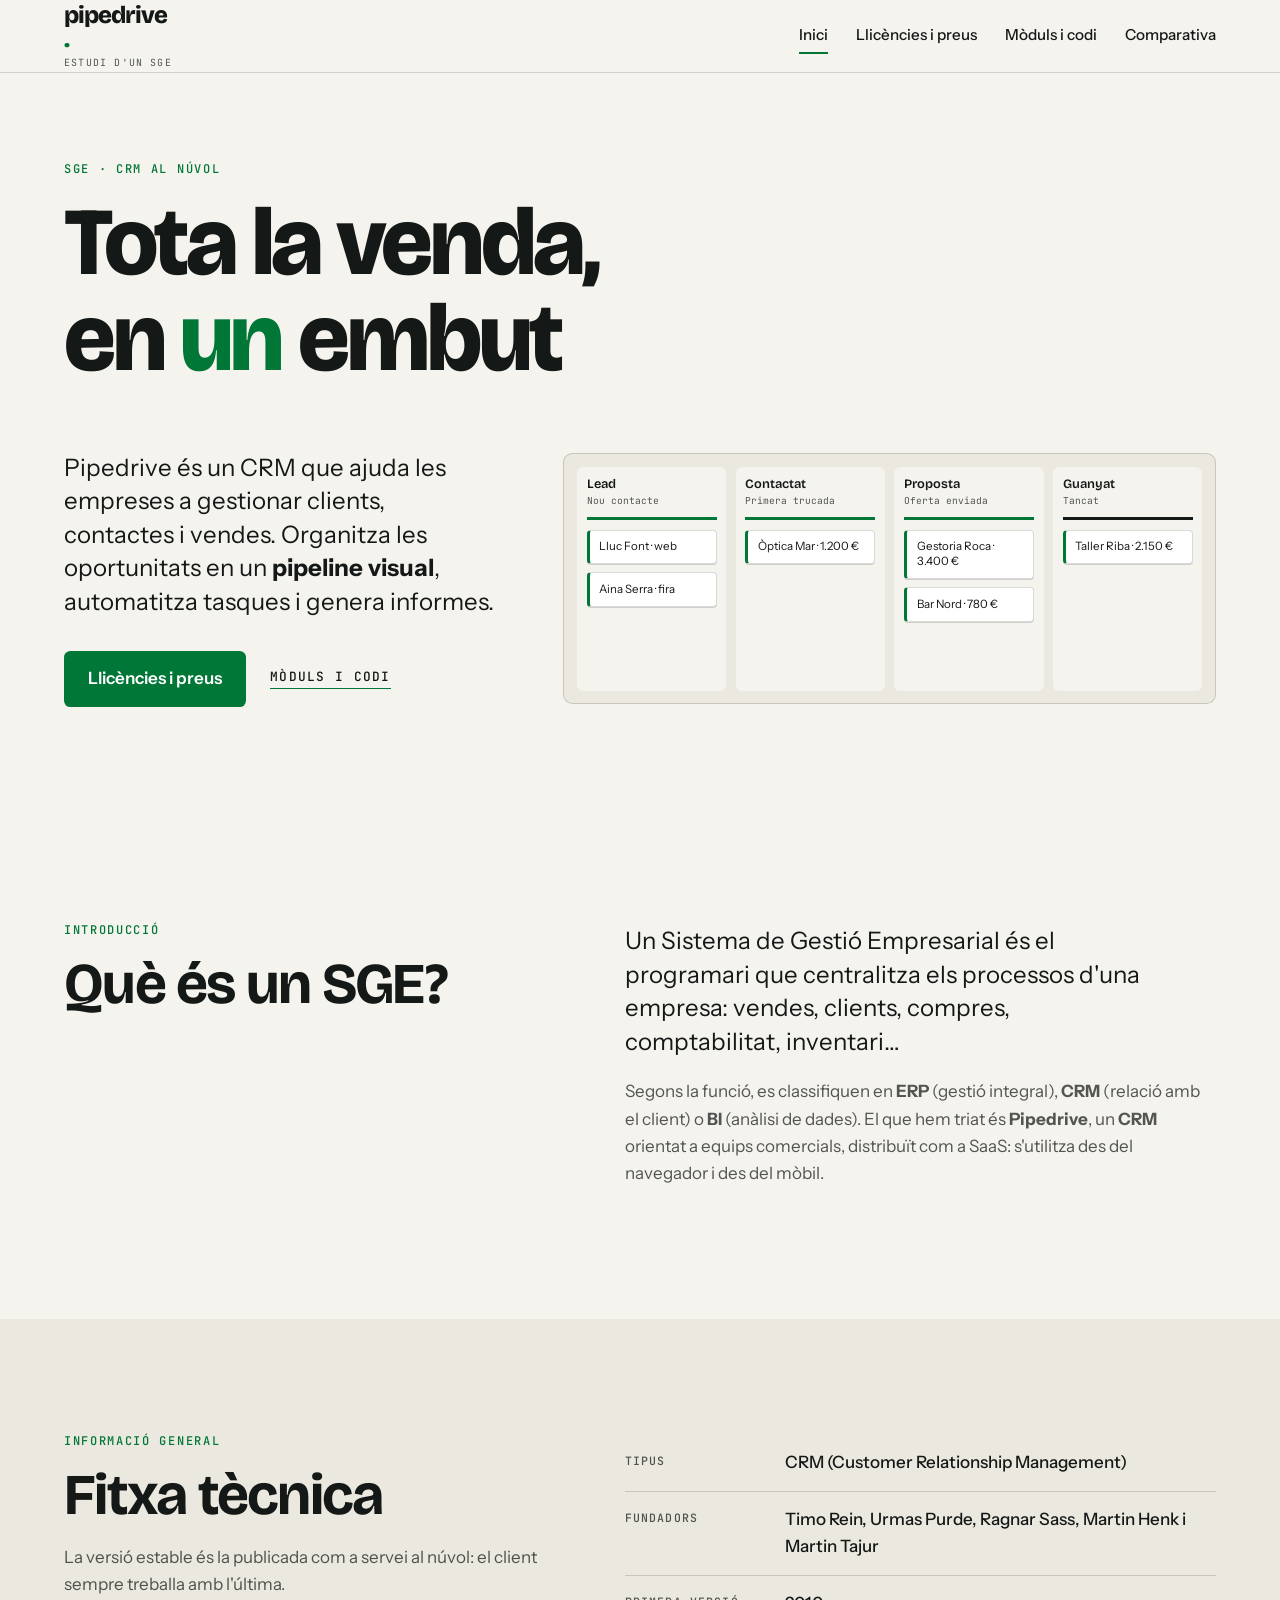
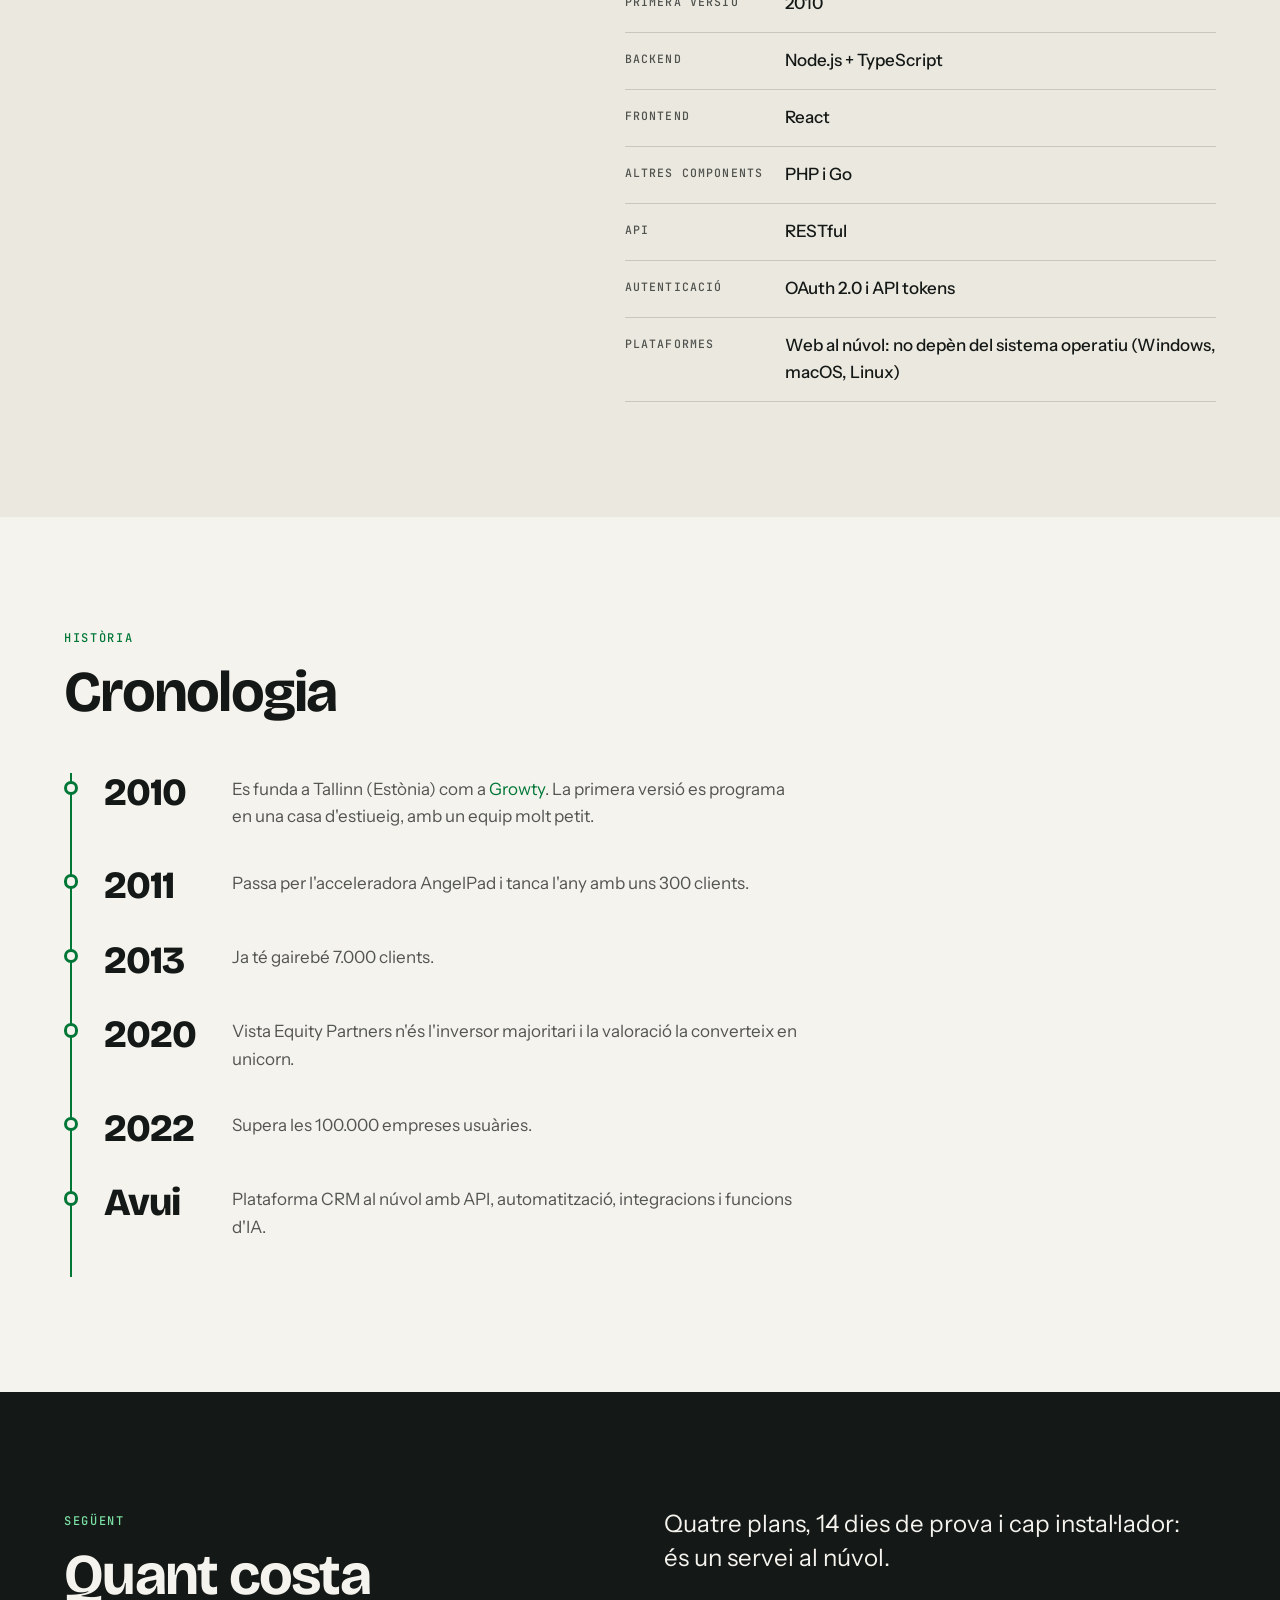
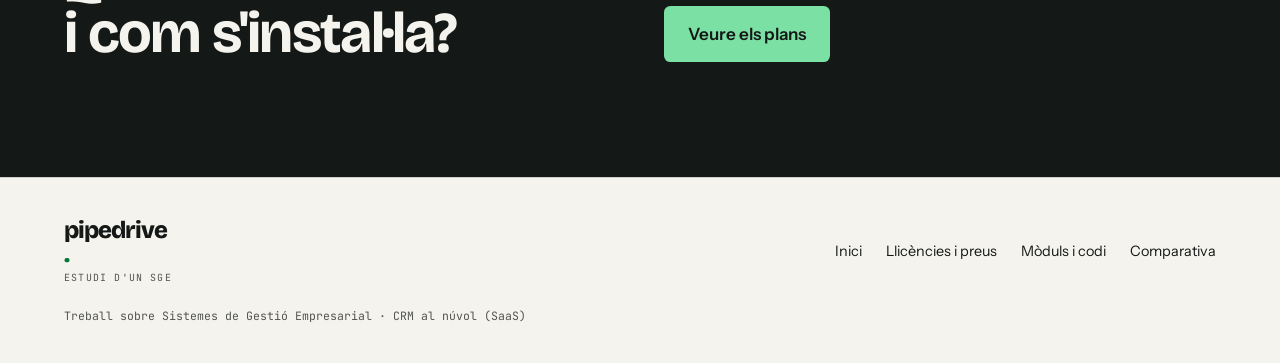
<file: index.html>
<!doctype html>
<html lang="ca">
<head>
<meta charset="utf-8" />
<meta name="viewport" content="width=device-width, initial-scale=1" />
<title>Pipedrive · Estudi d'un SGE de tipus CRM</title>
<meta name="description" content="Treball sobre Pipedrive: què és, història, arquitectura, plataformes i fitxa tècnica d'aquest CRM al núvol." />
<meta name="theme-color" content="#f5f3ee" />
<meta property="og:title" content="Pipedrive · Estudi d'un SGE de tipus CRM" />
<meta property="og:description" content="Treball sobre Pipedrive: què és, història, arquitectura, plataformes i fitxa tècnica d'aquest CRM al núvol." />
<meta property="og:type" content="website" />
<link rel="icon" href="data:image/svg+xml,%3Csvg xmlns='http://www.w3.org/2000/svg' viewBox='0 0 32 32'%3E%3Crect width='32' height='32' rx='7' fill='%23017737'/%3E%3Ctext x='16' y='24' font-family='Arial,sans-serif' font-weight='700' font-size='22' fill='%23fff' text-anchor='middle'%3EP%3C/text%3E%3C/svg%3E" />
<link rel="preconnect" href="https://fonts.googleapis.com" />
<link rel="preconnect" href="https://fonts.gstatic.com" crossorigin />
<link href="https://fonts.googleapis.com/css2?family=Bricolage+Grotesque:opsz,wght@12..96,500;12..96,700;12..96,800&family=Instrument+Sans:wght@400;500;600&family=JetBrains+Mono:wght@400;500&display=swap" rel="stylesheet" />
<link rel="stylesheet" href="css/pipedrive.css" >
</head>
<body>
<a class="salt-enllac" href="#principal">Saltar al contingut</a>
<header class="capcalera">
  <div class="contenidor capcalera__fila">
    <a class="marca" href="./index.html">pipedrive<span>.</span><small>Estudi d'un SGE</small></a>
    <input class="menu-casella" type="checkbox" id="menu" aria-label="Obrir menú" />
    <label class="menu-boto" for="menu"><i></i><i></i><i></i></label>
    <nav class="nav" aria-label="Principal"><a href="./" aria-current="page">Inici</a><a href="./preus/index.html">Llicències i preus</a><a href="./moduls/index.html">Mòduls i codi</a><a href="./comparativa/index.html">Comparativa</a></nav>
  </div>
</header>
<main id="principal">
<section class="portada"><div class="contenidor">
<p class="rotol entra" style="--i:0">SGE · CRM al núvol</p>
<h1 class="portada__titol entra" style="--i:1">Tota la venda,<br />en <em>un</em> embut</h1>
<div class="portada__cos">
<div class="entra" style="--i:2">
<p class="entradeta">Pipedrive és un CRM que ajuda les empreses a gestionar clients, contactes i vendes. Organitza les oportunitats en un <strong>pipeline visual</strong>, automatitza tasques i genera informes.</p>
<div class="portada__peu"><a class="boto" href="./preus/index.html">Llicències i preus</a><a class="enllac" href="./moduls/index.html">Mòduls i codi</a></div></div>
<div class="pipeline entra" style="--i:3" role="img" aria-label="Exemple de pipeline de vendes amb quatre etapes: lead, contactat, proposta i guanyat"><div class="etapa"><h3>Lead<small>Nou contacte</small></h3><div class="fitxa">Lluc Font · web</div><div class="fitxa">Aina Serra · fira</div></div><div class="etapa"><h3>Contactat<small>Primera trucada</small></h3><div class="fitxa">Òptica Mar · 1.200 €</div></div><div class="etapa"><h3>Proposta<small>Oferta enviada</small></h3><div class="fitxa">Gestoria Roca · 3.400 €</div><div class="fitxa">Bar Nord · 780 €</div></div><div class="etapa"><h3>Guanyat<small>Tancat</small></h3><div class="fitxa">Taller Riba · 2.150 €</div></div></div>
</div></div></section>
<section class="seccio"><div class="contenidor dues-columnes revela">
<div><p class="rotol">Introducció</p><h2>Què és un SGE?</h2></div>
<div><p class="entradeta">Un Sistema de Gestió Empresarial és el programari que centralitza els processos d'una empresa: vendes, clients, compres, comptabilitat, inventari…</p>
<p style="margin-top:1.25rem;color:var(--tinta-70)">Segons la funció, es classifiquen en <b>ERP</b> (gestió integral), <b>CRM</b> (relació amb el client) o <b>BI</b> (anàlisi de dades). El que hem triat és <b>Pipedrive</b>, un <b>CRM</b> orientat a equips comercials, distribuït com a SaaS: s'utilitza des del navegador i des del mòbil.</p></div>
</div></section>
<section class="seccio seccio--paper"><div class="contenidor dues-columnes revela">
<div><p class="rotol">Informació general</p><h2>Fitxa tècnica</h2><p style="margin-top:1.25rem;color:var(--tinta-70)">La versió estable és la publicada com a servei al núvol: el client sempre treballa amb l'última.</p></div>
<dl class="fitxa-tecnica"><div><dt>Tipus</dt><dd>CRM (Customer Relationship Management)</dd></div><div><dt>Fundadors</dt><dd>Timo Rein, Urmas Purde, Ragnar Sass, Martin Henk i Martin Tajur</dd></div><div><dt>Primera versió</dt><dd>2010</dd></div><div><dt>Backend</dt><dd>Node.js + TypeScript</dd></div><div><dt>Frontend</dt><dd>React</dd></div><div><dt>Altres components</dt><dd>PHP i Go</dd></div><div><dt>API</dt><dd>RESTful</dd></div><div><dt>Autenticació</dt><dd>OAuth 2.0 i API tokens</dd></div><div><dt>Plataformes</dt><dd>Web al núvol: no depèn del sistema operatiu (Windows, macOS, Linux)</dd></div></dl></div></section>
<section class="seccio"><div class="contenidor"><div class="encap revela"><div><p class="rotol">Història</p><h2>Cronologia</h2></div></div>
<ol class="cronologia revela"><li><b>2010</b><p>Es funda a Tallinn (Estònia) com a <em>Growty</em>. La primera versió es programa en una casa d'estiueig, amb un equip molt petit.</p></li><li><b>2011</b><p>Passa per l'acceleradora AngelPad i tanca l'any amb uns 300 clients.</p></li><li><b>2013</b><p>Ja té gairebé 7.000 clients.</p></li><li><b>2020</b><p>Vista Equity Partners n'és l'inversor majoritari i la valoració la converteix en unicorn.</p></li><li><b>2022</b><p>Supera les 100.000 empreses usuàries.</p></li><li><b>Avui</b><p>Plataforma CRM al núvol amb API, automatització, integracions i funcions d'IA.</p></li></ol></div></section>
<section class="seccio seccio--tinta"><div class="contenidor tancament revela"><div><p class="rotol">Següent</p><h2>Quant costa<br />i com s'instal·la?</h2></div>
<div><p class="entradeta" style="margin-bottom:2rem">Quatre plans, 14 dies de prova i cap instal·lador: és un servei al núvol.</p><a class="boto" href="./preus/index.html">Veure els plans</a></div></div></section>
</main>
<footer class="peu">
  <div class="contenidor peu__fila">
    <p class="marca" style="margin:0">pipedrive<span>.</span><small>Estudi d'un SGE</small></p>
    <ul><li><a href="./index.html">Inici</a></li><li><a href="./preus/index.html">Llicències i preus</a></li><li><a href="./moduls/index.html">Mòduls i codi</a></li><li><a href="./comparativa/index.html">Comparativa</a></li></ul>
    <p class="peu__legal">Treball sobre Sistemes de Gestió Empresarial · CRM al núvol (SaaS)</p>
  </div>
</footer>
</body>
</html>
</file>
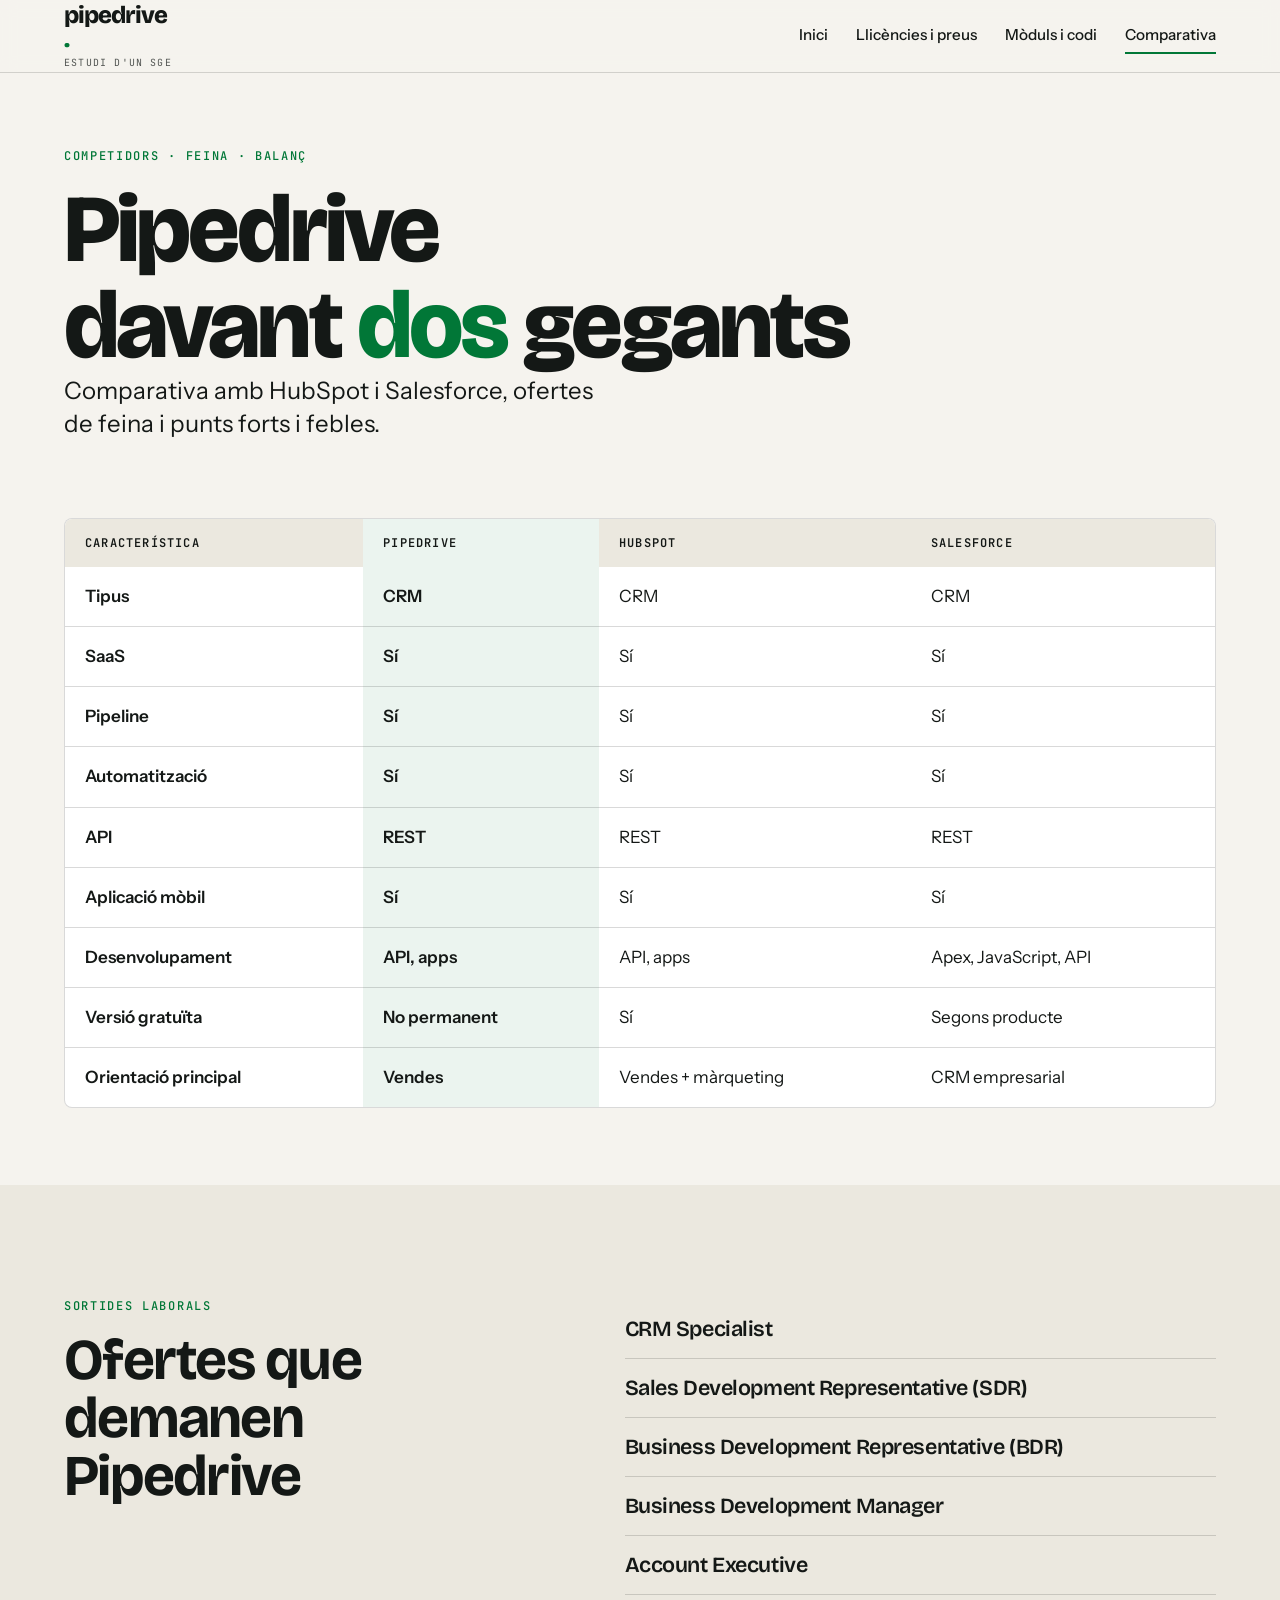
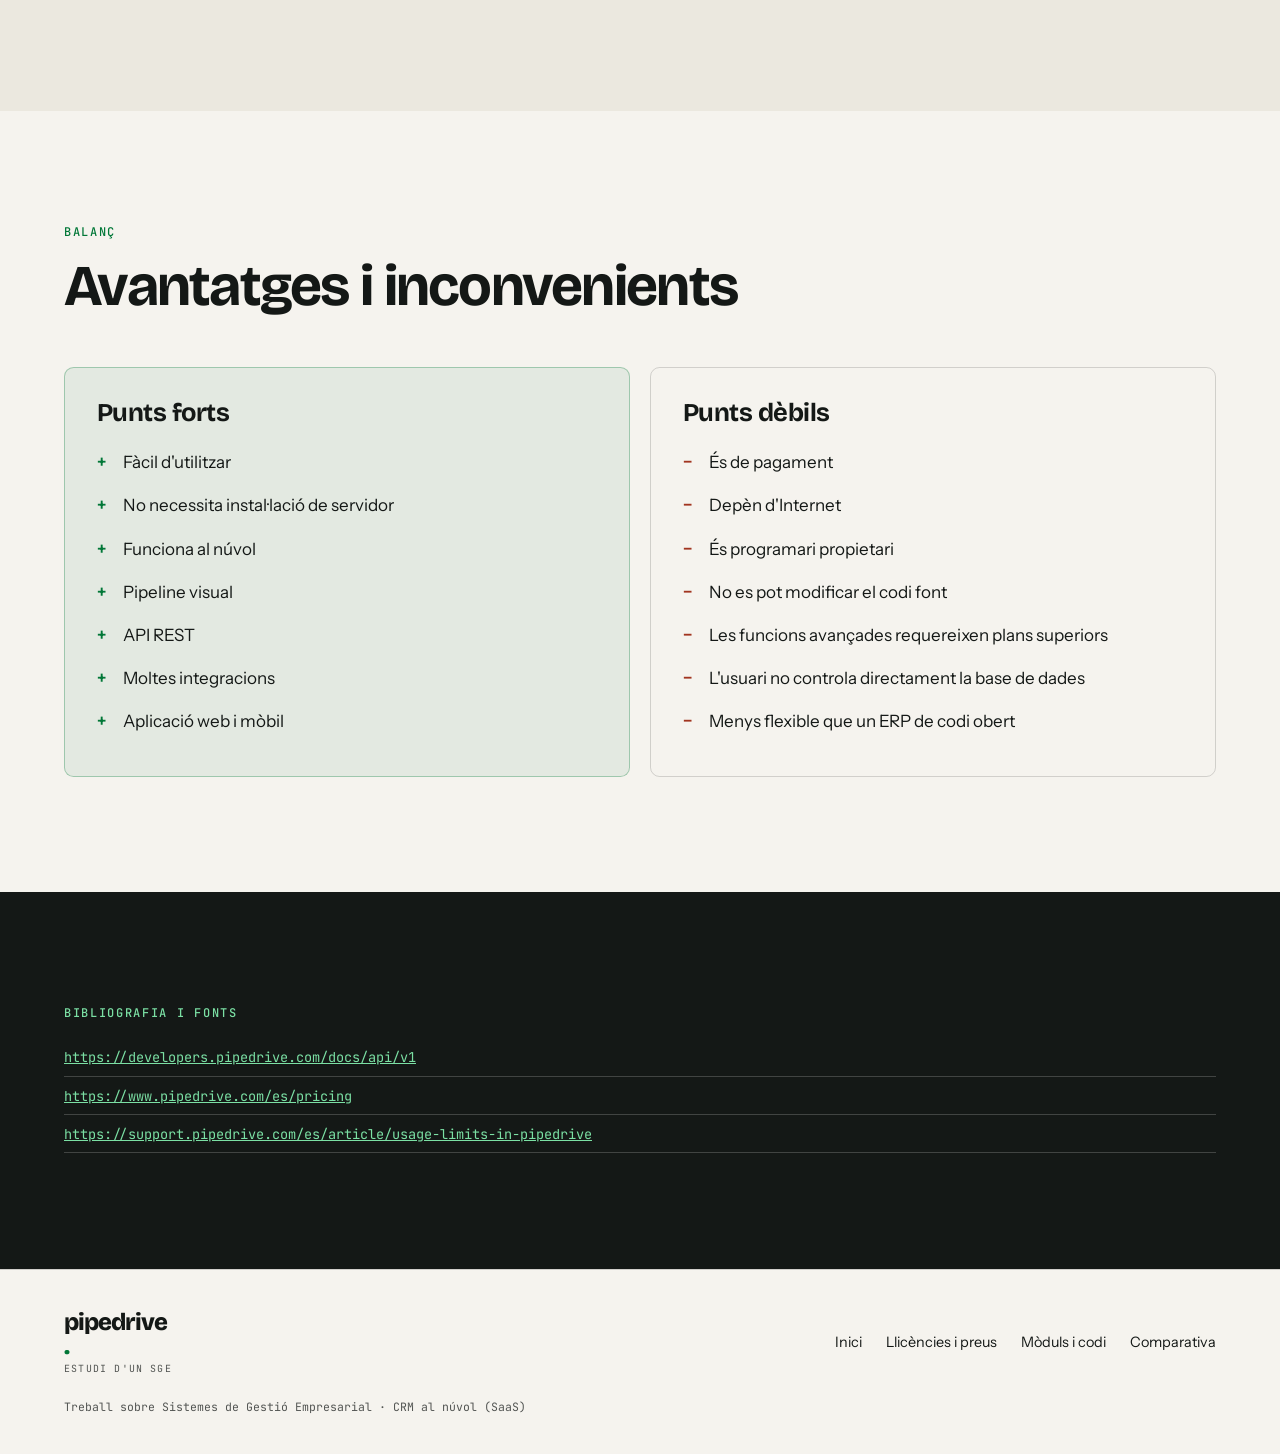
<file: comparativa/index.html>
<!doctype html>
<html lang="ca">
<head>
<meta charset="utf-8" />
<meta name="viewport" content="width=device-width, initial-scale=1" />
<title>Comparativa i conclusions · Pipedrive</title>
<meta name="description" content="Pipedrive comparat amb HubSpot i Salesforce, ofertes de feina, avantatges, inconvenients i bibliografia." />
<meta name="theme-color" content="#f5f3ee" />
<meta property="og:title" content="Comparativa i conclusions · Pipedrive" />
<meta property="og:description" content="Pipedrive comparat amb HubSpot i Salesforce, ofertes de feina, avantatges, inconvenients i bibliografia." />
<meta property="og:type" content="website" />
<link rel="icon" href="data:image/svg+xml,%3Csvg xmlns='http://www.w3.org/2000/svg' viewBox='0 0 32 32'%3E%3Crect width='32' height='32' rx='7' fill='%23017737'/%3E%3Ctext x='16' y='24' font-family='Arial,sans-serif' font-weight='700' font-size='22' fill='%23fff' text-anchor='middle'%3EP%3C/text%3E%3C/svg%3E" />
<link rel="preconnect" href="https://fonts.googleapis.com" />
<link rel="preconnect" href="https://fonts.gstatic.com" crossorigin />
<link href="https://fonts.googleapis.com/css2?family=Bricolage+Grotesque:opsz,wght@12..96,500;12..96,700;12..96,800&family=Instrument+Sans:wght@400;500;600&family=JetBrains+Mono:wght@400;500&display=swap" rel="stylesheet" />
<link rel="stylesheet" href="../css/pipedrive.css" />
</head>
<body>
<a class="salt-enllac" href="#principal">Saltar al contingut</a>
<header class="capcalera">
  <div class="contenidor capcalera__fila">
    <a class="marca" href="../index.html">pipedrive<span>.</span><small>Estudi d'un SGE</small></a>
    <input class="menu-casella" type="checkbox" id="menu" aria-label="Obrir menú" />
    <label class="menu-boto" for="menu"><i></i><i></i><i></i></label>
    <nav class="nav" aria-label="Principal"><a href="../index.html">Inici</a><a href="../preus/index.html">Llicències i preus</a><a href="../moduls/index.html">Mòduls i codi</a><a href="./index.html" aria-current="page">Comparativa</a></nav>
  </div>
</header>
<main id="principal">
<section class="seccio seccio--cenyida"><div class="contenidor">
<p class="rotol entra" style="--i:0">Competidors · Feina · Balanç</p><h1 class="entra" style="--i:1">Pipedrive<br />davant <em>dos</em> gegants</h1>
<p class="entradeta entra" style="--i:2">Comparativa amb HubSpot i Salesforce, ofertes de feina i punts forts i febles.</p></div></section>
<section class="seccio seccio--cenyida" style="padding-top:0"><div class="contenidor revela"><div class="taula-marc"><table class="taula taula--comp"><thead><tr><th scope="col">Característica</th><th scope="col">Pipedrive</th><th scope="col">HubSpot</th><th scope="col">Salesforce</th></tr></thead><tbody><tr><th scope="row">Tipus</th><td>CRM</td><td>CRM</td><td>CRM</td></tr><tr><th scope="row">SaaS</th><td>Sí</td><td>Sí</td><td>Sí</td></tr><tr><th scope="row">Pipeline</th><td>Sí</td><td>Sí</td><td>Sí</td></tr><tr><th scope="row">Automatització</th><td>Sí</td><td>Sí</td><td>Sí</td></tr><tr><th scope="row">API</th><td>REST</td><td>REST</td><td>REST</td></tr><tr><th scope="row">Aplicació mòbil</th><td>Sí</td><td>Sí</td><td>Sí</td></tr><tr><th scope="row">Desenvolupament</th><td>API, apps</td><td>API, apps</td><td>Apex, JavaScript, API</td></tr><tr><th scope="row">Versió gratuïta</th><td>No permanent</td><td>Sí</td><td>Segons producte</td></tr><tr><th scope="row">Orientació principal</th><td>Vendes</td><td>Vendes + màrqueting</td><td>CRM empresarial</td></tr></tbody></table></div></div></section>
<section class="seccio seccio--paper"><div class="contenidor dues-columnes revela"><div><p class="rotol">Sortides laborals</p><h2>Ofertes que<br />demanen Pipedrive</h2></div><ul class="llista-linies"><li>CRM Specialist</li><li>Sales Development Representative (SDR)</li><li>Business Development Representative (BDR)</li><li>Business Development Manager</li><li>Account Executive</li></ul></div></section>
<section class="seccio"><div class="contenidor"><div class="encap revela"><div><p class="rotol">Balanç</p><h2>Avantatges i inconvenients</h2></div></div>
<div class="pros-contres revela"><div class="pc pc--pro"><h3>Punts forts</h3><ul><li>Fàcil d'utilitzar</li><li>No necessita instal·lació de servidor</li><li>Funciona al núvol</li><li>Pipeline visual</li><li>API REST</li><li>Moltes integracions</li><li>Aplicació web i mòbil</li></ul></div><div class="pc pc--con"><h3>Punts dèbils</h3><ul><li>És de pagament</li><li>Depèn d'Internet</li><li>És programari propietari</li><li>No es pot modificar el codi font</li><li>Les funcions avançades requereixen plans superiors</li><li>L'usuari no controla directament la base de dades</li><li>Menys flexible que un ERP de codi obert</li></ul></div></div></div></section>
<section class="seccio seccio--tinta"><div class="contenidor revela"><p class="rotol">Bibliografia i fonts</p><ul class="fonts"><li><a href="https://developers.pipedrive.com/docs/api/v1" rel="noopener">https://developers.pipedrive.com/docs/api/v1</a></li><li><a href="https://www.pipedrive.com/es/pricing" rel="noopener">https://www.pipedrive.com/es/pricing</a></li><li><a href="https://support.pipedrive.com/es/article/usage-limits-in-pipedrive" rel="noopener">https://support.pipedrive.com/es/article/usage-limits-in-pipedrive</a></li></ul></div></section>
</main>
<footer class="peu">
  <div class="contenidor peu__fila">
    <p class="marca" style="margin:0">pipedrive<span>.</span><small>Estudi d'un SGE</small></p>
    <ul><li><a href="../index.html">Inici</a></li><li><a href="../preus/index.html">Llicències i preus</a></li><li><a href="../moduls/index.html">Mòduls i codi</a></li><li><a href="./index.html">Comparativa</a></li></ul>
    <p class="peu__legal">Treball sobre Sistemes de Gestió Empresarial · CRM al núvol (SaaS)</p>
  </div>
</footer>
</body>
</html>
</file>
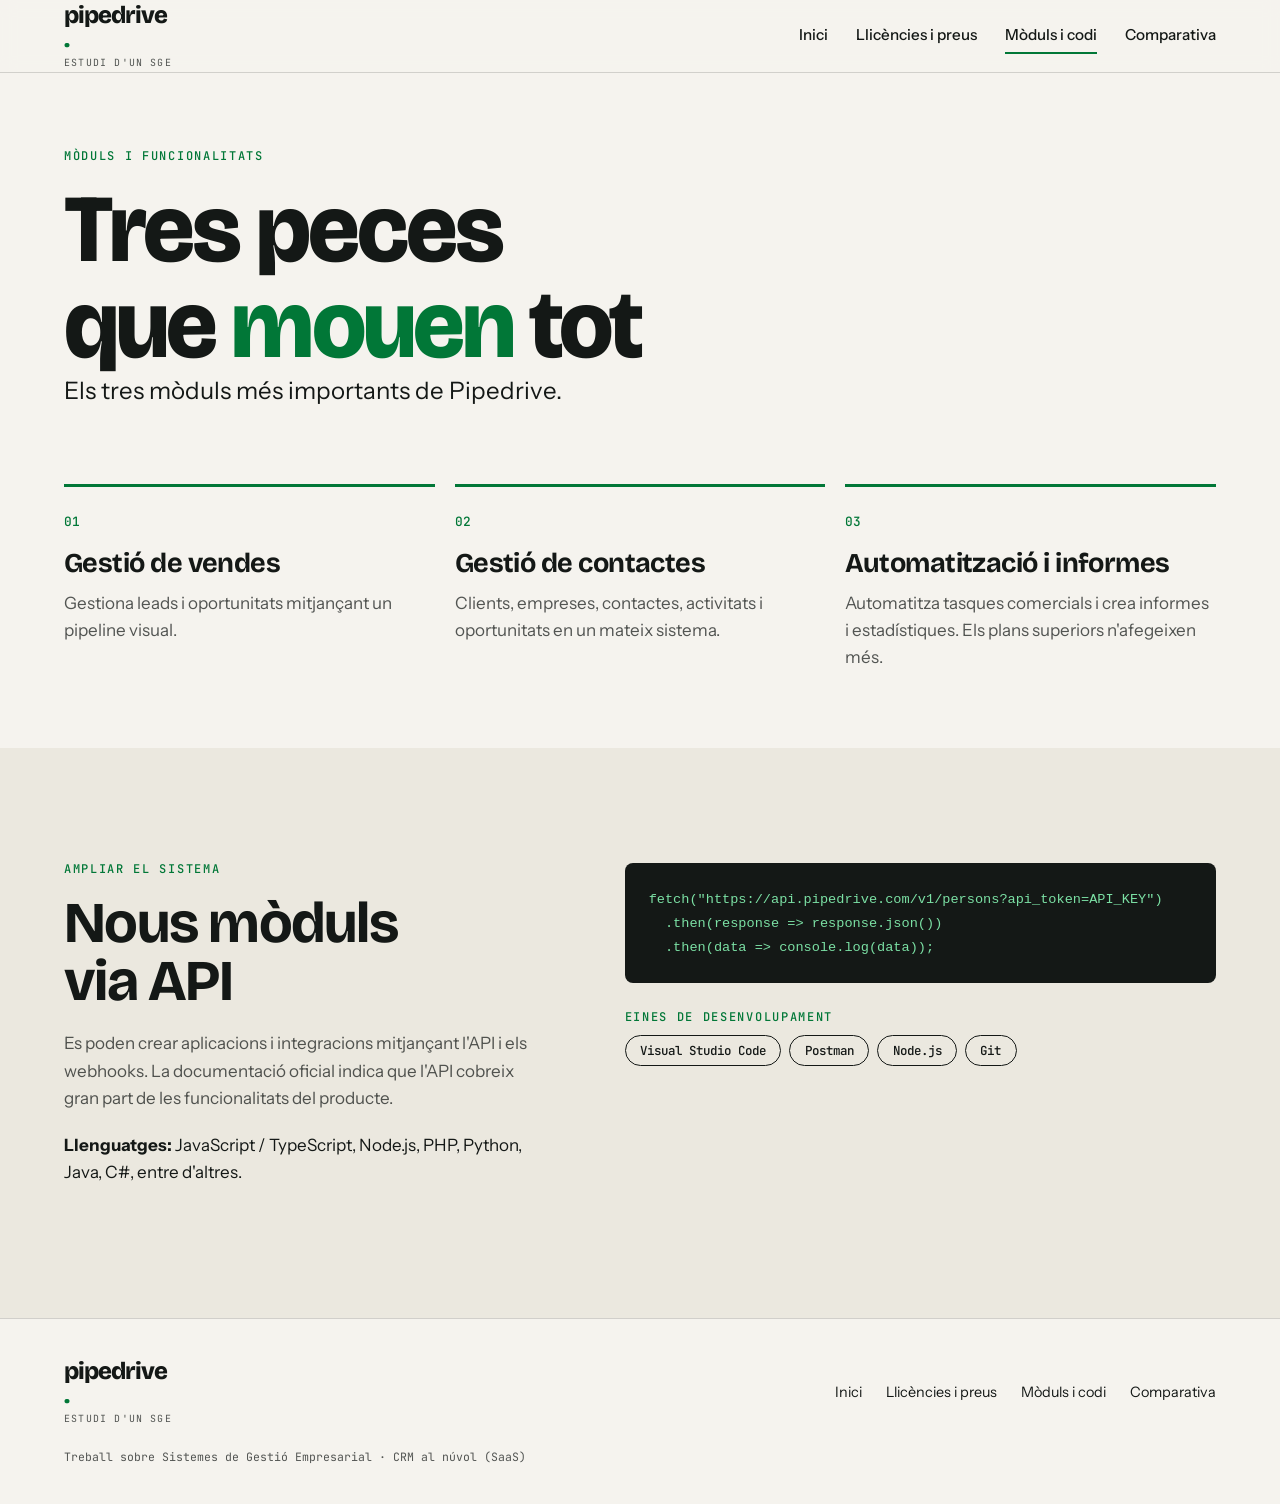
<file: moduls/index.html>
<!doctype html>
<html lang="ca">
<head>
<meta charset="utf-8" />
<meta name="viewport" content="width=device-width, initial-scale=1" />
<title>Mòduls i codi · Pipedrive</title>
<meta name="description" content="Els tres mòduls principals de Pipedrive, com crear-ne de nous amb l'API i un exemple de codi." />
<meta name="theme-color" content="#f5f3ee" />
<meta property="og:title" content="Mòduls i codi · Pipedrive" />
<meta property="og:description" content="Els tres mòduls principals de Pipedrive, com crear-ne de nous amb l'API i un exemple de codi." />
<meta property="og:type" content="website" />
<link rel="icon" href="data:image/svg+xml,%3Csvg xmlns='http://www.w3.org/2000/svg' viewBox='0 0 32 32'%3E%3Crect width='32' height='32' rx='7' fill='%23017737'/%3E%3Ctext x='16' y='24' font-family='Arial,sans-serif' font-weight='700' font-size='22' fill='%23fff' text-anchor='middle'%3EP%3C/text%3E%3C/svg%3E" />
<link rel="preconnect" href="https://fonts.googleapis.com" />
<link rel="preconnect" href="https://fonts.gstatic.com" crossorigin />
<link href="https://fonts.googleapis.com/css2?family=Bricolage+Grotesque:opsz,wght@12..96,500;12..96,700;12..96,800&family=Instrument+Sans:wght@400;500;600&family=JetBrains+Mono:wght@400;500&display=swap" rel="stylesheet" />
<link rel="stylesheet" href="../css/pipedrive.css" />
</head>
<body>
<a class="salt-enllac" href="#principal">Saltar al contingut</a>
<header class="capcalera">
  <div class="contenidor capcalera__fila">
    <a class="marca" href="../index.html">pipedrive<span>.</span><small>Estudi d'un SGE</small></a>
    <input class="menu-casella" type="checkbox" id="menu" aria-label="Obrir menú" />
    <label class="menu-boto" for="menu"><i></i><i></i><i></i></label>
    <nav class="nav" aria-label="Principal"><a href="../index.html">Inici</a><a href="../preus/index.html">Llicències i preus</a><a href="./index.html" aria-current="page">Mòduls i codi</a><a href="../comparativa/index.html">Comparativa</a></nav>
  </div>
</header>
<main id="principal">
<section class="seccio seccio--cenyida"><div class="contenidor">
<p class="rotol entra" style="--i:0">Mòduls i funcionalitats</p><h1 class="entra" style="--i:1">Tres peces<br />que <em>mouen</em> tot</h1>
<p class="entradeta entra" style="--i:2">Els tres mòduls més importants de Pipedrive.</p></div></section>
<section class="seccio seccio--cenyida" style="padding-top:0"><div class="contenidor"><div class="moduls revela"><article class="modul"><span class="modul__num">01</span><h3>Gestió de vendes</h3><p>Gestiona leads i oportunitats mitjançant un pipeline visual.</p></article><article class="modul"><span class="modul__num">02</span><h3>Gestió de contactes</h3><p>Clients, empreses, contactes, activitats i oportunitats en un mateix sistema.</p></article><article class="modul"><span class="modul__num">03</span><h3>Automatització i informes</h3><p>Automatitza tasques comercials i crea informes i estadístiques. Els plans superiors n'afegeixen més.</p></article></div></div></section>
<section class="seccio seccio--paper"><div class="contenidor dues-columnes revela"><div><p class="rotol">Ampliar el sistema</p><h2>Nous mòduls<br />via API</h2>
<p style="margin-top:1.25rem;color:var(--tinta-70)">Es poden crear aplicacions i integracions mitjançant l'API i els webhooks. La documentació oficial indica que l'API cobreix gran part de les funcionalitats del producte.</p>
<p style="margin-top:1.25rem"><b>Llenguatges:</b> JavaScript / TypeScript, Node.js, PHP, Python, Java, C#, entre d'altres.</p></div>
<div><pre class="codi"><code>fetch("https://api.pipedrive.com/v1/persons?api_token=API_KEY")
  .then(response =&gt; response.json())
  .then(data =&gt; console.log(data));</code></pre><p class="rotol" style="margin:1.75rem 0 .75rem">Eines de desenvolupament</p>
<ul class="etiquetes"><li>Visual Studio Code</li><li>Postman</li><li>Node.js</li><li>Git</li></ul></div></div></section>
</main>
<footer class="peu">
  <div class="contenidor peu__fila">
    <p class="marca" style="margin:0">pipedrive<span>.</span><small>Estudi d'un SGE</small></p>
    <ul><li><a href="../index.html">Inici</a></li><li><a href="../preus/index.html">Llicències i preus</a></li><li><a href="./index.html">Mòduls i codi</a></li><li><a href="../comparativa/index.html">Comparativa</a></li></ul>
    <p class="peu__legal">Treball sobre Sistemes de Gestió Empresarial · CRM al núvol (SaaS)</p>
  </div>
</footer>
</body>
</html>
</file>
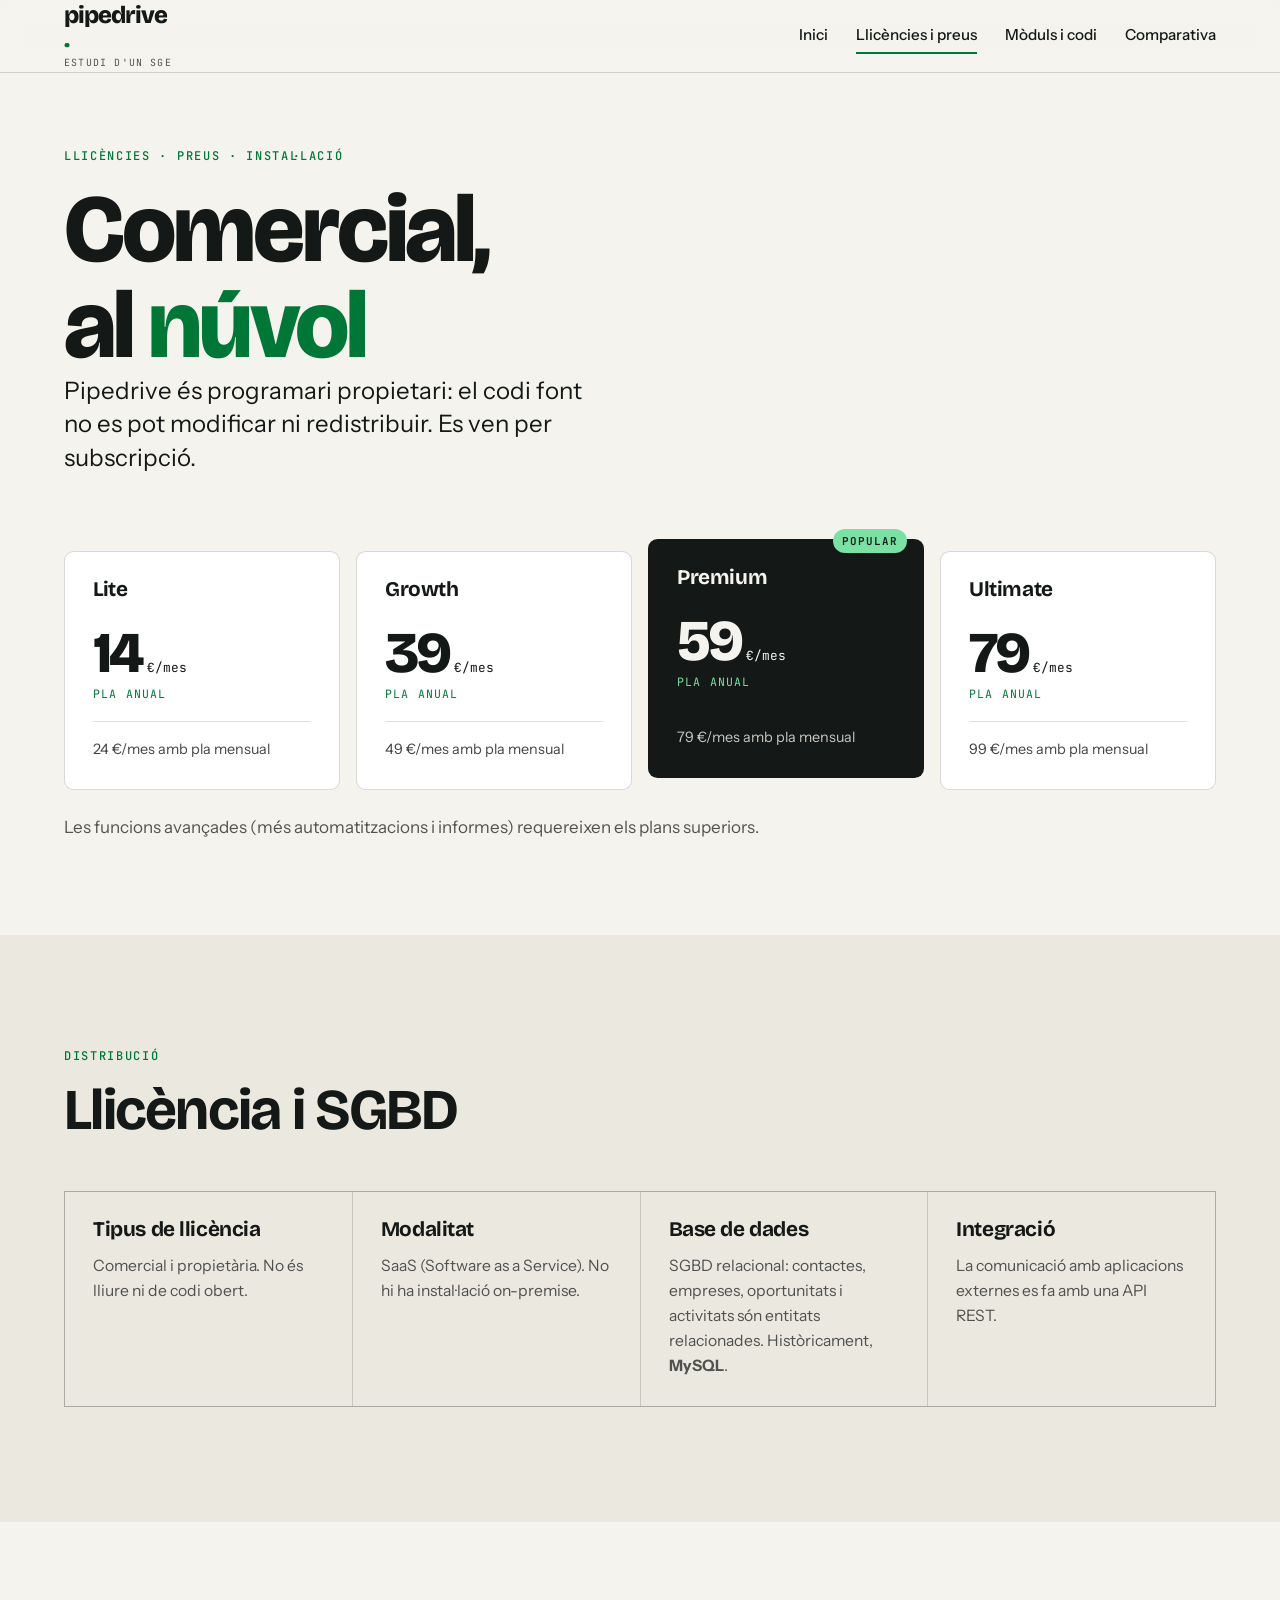
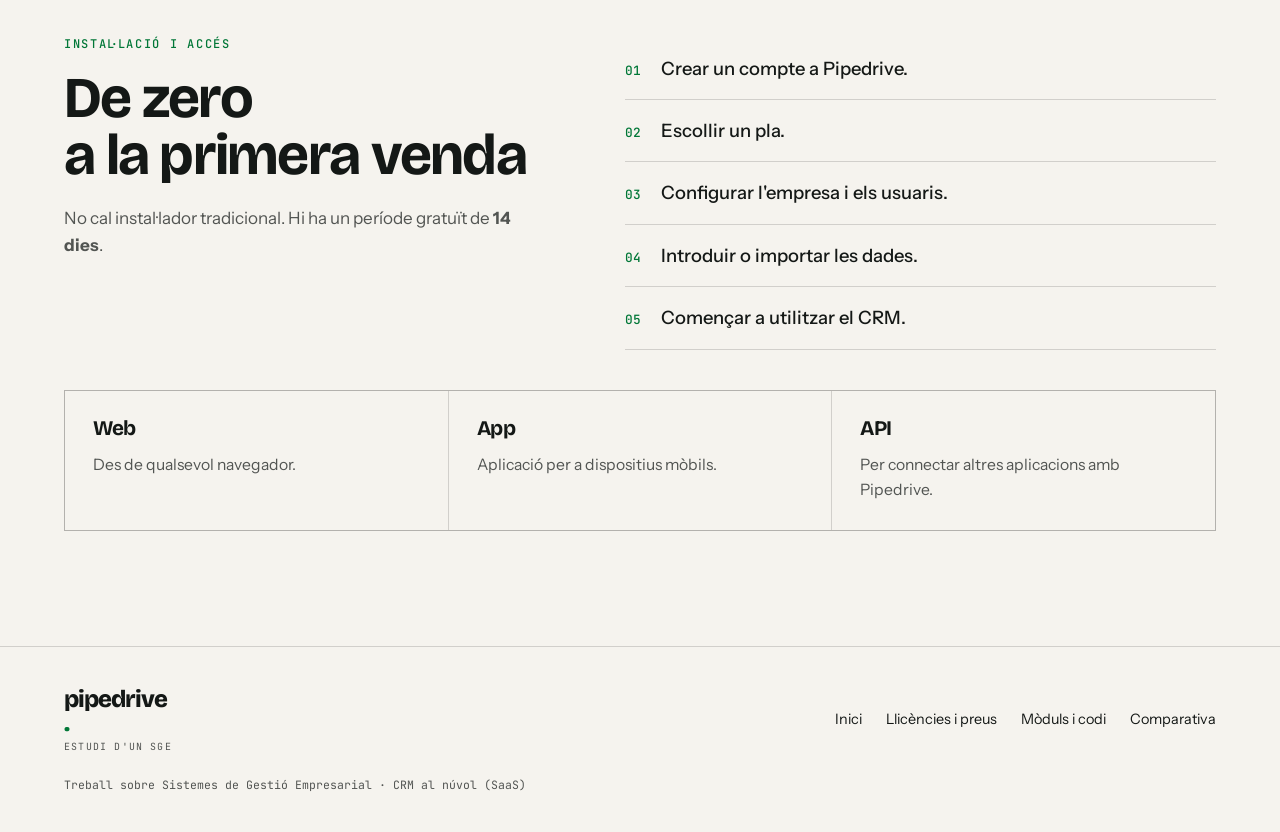
<file: preus/index.html>
<!doctype html>
<html lang="ca">
<head>
<meta charset="utf-8" />
<meta name="viewport" content="width=device-width, initial-scale=1" />
<title>Llicències i preus · Pipedrive</title>
<meta name="description" content="Tipus de llicència, plans i preus de Pipedrive, base de dades associada i procés de contractació." />
<meta name="theme-color" content="#f5f3ee" />
<meta property="og:title" content="Llicències i preus · Pipedrive" />
<meta property="og:description" content="Tipus de llicència, plans i preus de Pipedrive, base de dades associada i procés de contractació." />
<meta property="og:type" content="website" />
<link rel="icon" href="data:image/svg+xml,%3Csvg xmlns='http://www.w3.org/2000/svg' viewBox='0 0 32 32'%3E%3Crect width='32' height='32' rx='7' fill='%23017737'/%3E%3Ctext x='16' y='24' font-family='Arial,sans-serif' font-weight='700' font-size='22' fill='%23fff' text-anchor='middle'%3EP%3C/text%3E%3C/svg%3E" />
<link rel="preconnect" href="https://fonts.googleapis.com" />
<link rel="preconnect" href="https://fonts.gstatic.com" crossorigin />
<link href="https://fonts.googleapis.com/css2?family=Bricolage+Grotesque:opsz,wght@12..96,500;12..96,700;12..96,800&family=Instrument+Sans:wght@400;500;600&family=JetBrains+Mono:wght@400;500&display=swap" rel="stylesheet" />
<link rel="stylesheet" href="../css/pipedrive.css" />
</head>
<body>
<a class="salt-enllac" href="#principal">Saltar al contingut</a>
<header class="capcalera">
  <div class="contenidor capcalera__fila">
    <a class="marca" href="../index.html">pipedrive<span>.</span><small>Estudi d'un SGE</small></a>
    <input class="menu-casella" type="checkbox" id="menu" aria-label="Obrir menú" />
    <label class="menu-boto" for="menu"><i></i><i></i><i></i></label>
    <nav class="nav" aria-label="Principal"><a href="../index.html">Inici</a><a href=".index.html" aria-current="page">Llicències i preus</a><a href="../moduls/index.html">Mòduls i codi</a><a href="../comparativa/index.html">Comparativa</a></nav>
  </div>
</header>
<main id="principal">
<section class="seccio seccio--cenyida"><div class="contenidor">
<p class="rotol entra" style="--i:0">Llicències · Preus · Instal·lació</p><h1 class="entra" style="--i:1">Comercial,<br />al <em>núvol</em></h1>
<p class="entradeta entra" style="--i:2">Pipedrive és programari propietari: el codi font no es pot modificar ni redistribuir. Es ven per subscripció.</p></div></section>
<section class="seccio seccio--cenyida" style="padding-top:0"><div class="contenidor"><div class="plans revela"><article class="pla"><h3>Lite</h3><p class="pla__preu">14<small>€/mes</small></p><p class="pla__nota">pla anual</p><p class="pla__men">24 €/mes amb pla mensual</p></article><article class="pla"><h3>Growth</h3><p class="pla__preu">39<small>€/mes</small></p><p class="pla__nota">pla anual</p><p class="pla__men">49 €/mes amb pla mensual</p></article><article class="pla pla--dest"><span class="pastilla">Popular</span><h3>Premium</h3><p class="pla__preu">59<small>€/mes</small></p><p class="pla__nota">pla anual</p><p class="pla__men">79 €/mes amb pla mensual</p></article><article class="pla"><h3>Ultimate</h3><p class="pla__preu">79<small>€/mes</small></p><p class="pla__nota">pla anual</p><p class="pla__men">99 €/mes amb pla mensual</p></article></div>
<p style="margin-top:1.5rem;color:var(--tinta-70)">Les funcions avançades (més automatitzacions i informes) requereixen els plans superiors.</p></div></section>
<section class="seccio seccio--paper"><div class="contenidor"><div class="encap revela"><div><p class="rotol">Distribució</p><h2>Llicència i SGBD</h2></div></div>
<div class="graella revela">
<article class="targeta"><h3>Tipus de llicència</h3><p>Comercial i propietària. No és lliure ni de codi obert.</p></article>
<article class="targeta"><h3>Modalitat</h3><p>SaaS (Software as a Service). No hi ha instal·lació on-premise.</p></article>
<article class="targeta"><h3>Base de dades</h3><p>SGBD relacional: contactes, empreses, oportunitats i activitats són entitats relacionades. Històricament, <b>MySQL</b>.</p></article>
<article class="targeta"><h3>Integració</h3><p>La comunicació amb aplicacions externes es fa amb una API REST.</p></article></div></div></section>
<section class="seccio"><div class="contenidor dues-columnes revela"><div><p class="rotol">Instal·lació i accés</p><h2>De zero<br />a la primera venda</h2>
<p style="margin-top:1.25rem;color:var(--tinta-70)">No cal instal·lador tradicional. Hi ha un període gratuït de <b>14 dies</b>.</p></div>
<ol class="passos"><li>Crear un compte a Pipedrive.</li><li>Escollir un pla.</li><li>Configurar l'empresa i els usuaris.</li><li>Introduir o importar les dades.</li><li>Començar a utilitzar el CRM.</li></ol></div>
<div class="contenidor graella graella--3 revela" style="margin-top:2.5rem">
<article class="targeta"><h3>Web</h3><p>Des de qualsevol navegador.</p></article>
<article class="targeta"><h3>App</h3><p>Aplicació per a dispositius mòbils.</p></article>
<article class="targeta"><h3>API</h3><p>Per connectar altres aplicacions amb Pipedrive.</p></article></div></section>
</main>
<footer class="peu">
  <div class="contenidor peu__fila">
    <p class="marca" style="margin:0">pipedrive<span>.</span><small>Estudi d'un SGE</small></p>
    <ul><li><a href="../index.html">Inici</a></li><li><a href="./index.html">Llicències i preus</a></li><li><a href="../moduls/index.html">Mòduls i codi</a></li><li><a href="../comparativa/index.html">Comparativa</a></li></ul>
    <p class="peu__legal">Treball sobre Sistemes de Gestió Empresarial · CRM al núvol (SaaS)</p>
  </div>
</footer>
</body>
</html>
</file>
<file: css/pipedrive.css>
/* 1 · TOKENS */
:root{--fons:#f5f3ee;--paper:#ebe8df;--tinta:#141816;--tinta-70:rgba(20,24,22,.72);--linia:rgba(20,24,22,.16);--verd:#017737;--verd-cl:#7be0a4;
--display:"Bricolage Grotesque",system-ui,sans-serif;--text:"Instrument Sans",system-ui,sans-serif;--mono:"JetBrains Mono",ui-monospace,monospace;--w:72rem}
/* 2 · BASE */
*,*::before,*::after{box-sizing:border-box}
html{scroll-behavior:smooth}
body{margin:0;background:var(--fons);color:var(--tinta);font:400 1.0625rem/1.6 var(--text);-webkit-font-smoothing:antialiased}
a{color:inherit}ul,ol{margin:0;padding:0;list-style:none}
:focus-visible{outline:2px solid var(--verd);outline-offset:3px}
.contenidor{width:min(100% - 2.5rem,var(--w));margin-inline:auto}
.salt-enllac{position:absolute;left:1rem;top:-4rem;background:var(--tinta);color:#fff;padding:.6rem 1rem;z-index:99}.salt-enllac:focus{top:1rem}
/* 3 · TIPOGRAFIA */
h1,h2,h3{font-family:var(--display);line-height:1;margin:0;letter-spacing:-.03em}
h1{font-size:clamp(2.8rem,1.5rem + 6vw,6rem);font-weight:800}
h2{font-size:clamp(2rem,1.2rem + 3vw,3.6rem);font-weight:700}
h3{font-size:1.3rem;font-weight:700;letter-spacing:-.02em}
em{font-style:normal;color:var(--verd)}
.rotol{font:500 .75rem/1 var(--mono);text-transform:uppercase;letter-spacing:.14em;color:var(--verd);margin:0 0 1.25rem}
.entradeta{font-size:clamp(1.15rem,1rem + .7vw,1.5rem);line-height:1.4;margin:0;max-width:34ch}
.enllac{font:500 .8rem var(--mono);text-transform:uppercase;letter-spacing:.1em;text-decoration:none;border-bottom:1.5px solid var(--verd);padding-bottom:.2rem}
.boto{display:inline-block;background:var(--verd);color:#fff;text-decoration:none;font-weight:600;padding:.9rem 1.5rem;border-radius:.4rem;transition:transform .2s}
.boto:hover{transform:translateY(-2px)}
/* 4 · CAPÇALERA */
.capcalera{position:sticky;top:0;z-index:50;background:rgba(245,243,238,.92);backdrop-filter:blur(8px);border-bottom:1px solid var(--linia)}
.capcalera__fila{display:flex;align-items:center;justify-content:space-between;min-height:4.5rem;gap:1rem}
.marca{font:800 1.5rem/1 var(--display);letter-spacing:-.04em;text-decoration:none;display:inline-flex;flex-direction:column}
.marca span{color:var(--verd)}
.marca small{font:400 .62rem var(--mono);letter-spacing:.12em;text-transform:uppercase;color:var(--tinta-70);margin-top:.3rem}
.nav{display:flex;gap:1.75rem;font-weight:500;font-size:.95rem}
.nav a{text-decoration:none;padding:.3rem 0;border-bottom:2px solid transparent}
.nav a:hover,.nav a[aria-current]{border-color:var(--verd)}
.menu-casella{position:absolute;opacity:0;pointer-events:none}.menu-boto{display:none;cursor:pointer;width:2.5rem;height:2.5rem;flex-direction:column;justify-content:center;gap:.35rem;align-items:center}
.menu-boto i{width:1.5rem;height:2px;background:var(--tinta)}
/* 5 · BLOCS */
.seccio{padding:clamp(4rem,9vw,8rem) 0}.seccio--cenyida{padding:clamp(3rem,6vw,5rem) 0}
.seccio--paper{background:var(--paper)}.seccio--tinta{background:var(--tinta);color:var(--fons)}
.seccio--tinta .rotol,.seccio--tinta em{color:var(--verd-cl)}.seccio--tinta .boto{background:var(--verd-cl);color:var(--tinta)}
.dues-columnes{display:grid;grid-template-columns:minmax(0,.9fr) minmax(0,1.1fr);gap:clamp(2rem,6vw,6rem);align-items:start}
.encap{margin-bottom:clamp(2rem,4vw,3.5rem)}
.tancament{display:grid;grid-template-columns:1fr 1fr;gap:3rem;align-items:end}
.graella{display:grid;grid-template-columns:repeat(4,1fr);gap:1px;background:var(--linia);border:1px solid var(--linia)}.graella--3{grid-template-columns:repeat(3,1fr)}
.targeta{background:var(--fons);padding:1.75rem}.seccio--paper .targeta{background:var(--paper)}.targeta h3{margin-bottom:.75rem}.targeta p{margin:0;color:var(--tinta-70);font-size:.98rem}
.portada{padding:clamp(3rem,7vw,6rem) 0 clamp(4rem,8vw,7rem)}.portada__cos{display:grid;grid-template-columns:minmax(0,.8fr) minmax(0,1.2fr);gap:clamp(2rem,5vw,5rem);margin-top:clamp(2rem,5vw,4rem);align-items:center}
.portada__peu{display:flex;flex-wrap:wrap;gap:1.5rem;align-items:center;margin-top:2rem}
/* pipeline decoratiu */
.pipeline{display:grid;grid-template-columns:repeat(4,1fr);gap:.6rem;background:var(--paper);padding:.8rem;border-radius:.6rem;border:1px solid var(--linia);transform:rotate(1.2deg)}
.etapa{background:var(--fons);border-radius:.4rem;padding:.6rem;min-height:14rem}
.etapa h3{font:600 .8rem var(--display);letter-spacing:0;padding-bottom:.6rem;border-bottom:3px solid var(--verd);margin-bottom:.6rem}
.etapa h3 small{display:block;font:400 .6rem var(--mono);color:var(--tinta-70);margin-top:.2rem}
.etapa:nth-child(4) h3{border-color:var(--tinta)}
.fitxa{background:#fff;border:1px solid var(--linia);border-left:3px solid var(--verd);border-radius:.25rem;padding:.55rem .6rem;font-size:.72rem;line-height:1.3;margin-bottom:.5rem;box-shadow:0 1px 0 var(--linia)}
/* fitxa tècnica / cronologia */
.fitxa-tecnica{margin:0}.fitxa-tecnica div{display:grid;grid-template-columns:9rem 1fr;gap:1rem;padding:.9rem 0;border-bottom:1px solid var(--linia)}
.fitxa-tecnica dt{font:500 .72rem var(--mono);text-transform:uppercase;letter-spacing:.1em;color:var(--tinta-70);padding-top:.25rem}.fitxa-tecnica dd{margin:0;font-weight:500}
.cronologia{border-left:2px solid var(--verd);margin-left:.4rem}
.cronologia li{display:grid;grid-template-columns:7rem 1fr;gap:1rem;padding:0 0 2.25rem 2rem;position:relative}
.cronologia li::before{content:"";position:absolute;left:-.55rem;top:.5rem;width:.9rem;height:.9rem;border-radius:50%;background:var(--fons);border:3px solid var(--verd)}
.cronologia b{font:800 clamp(1.5rem,1rem + 2vw,2.4rem)/1 var(--display);letter-spacing:-.03em}.cronologia p{margin:.2rem 0 0;max-width:52ch;color:var(--tinta-70)}
/* plans */
.plans{display:grid;grid-template-columns:repeat(4,1fr);gap:1rem}
.pla{border:1px solid var(--linia);border-radius:.6rem;padding:1.75rem;position:relative;background:#fff}
.pla--dest{background:var(--tinta);color:var(--fons);transform:translateY(-.75rem)}
.pastilla{position:absolute;top:-.7rem;right:1rem;background:var(--verd-cl);color:var(--tinta);font:600 .68rem var(--mono);text-transform:uppercase;letter-spacing:.08em;padding:.3rem .6rem;border-radius:2rem}
.pla__preu{font:800 3.6rem/1 var(--display);letter-spacing:-.05em;margin:1.5rem 0 .2rem}.pla__preu small{font:400 .8rem var(--mono);letter-spacing:0;margin-left:.3rem}
.pla__nota{margin:0;font:400 .72rem var(--mono);text-transform:uppercase;letter-spacing:.1em;color:var(--verd)}.pla--dest .pla__nota{color:var(--verd-cl)}
.pla__men{margin:1.25rem 0 0;padding-top:1rem;border-top:1px solid var(--linia);font-size:.9rem;opacity:.8}
.passos{counter-reset:p}.passos li{counter-increment:p;display:flex;gap:1.25rem;align-items:baseline;padding:1rem 0;border-bottom:1px solid var(--linia);font-size:1.15rem;font-weight:500}
.passos li::before{content:counter(p,decimal-leading-zero);font:500 .8rem var(--mono);color:var(--verd)}
/* mòduls i codi */
.moduls{display:grid;grid-template-columns:repeat(3,1fr);gap:1.25rem}.modul{border-top:3px solid var(--verd);padding-top:1.25rem}
.modul__num{font:500 .8rem var(--mono);color:var(--verd)}.modul h3{font-size:1.7rem;margin:1rem 0 .75rem}.modul p{color:var(--tinta-70);margin:0}
.codi{margin:0;background:var(--tinta);color:var(--verd-cl);padding:1.5rem;border-radius:.5rem;overflow-x:auto;font:400 .85rem/1.7 var(--mono)}
.etiquetes{display:flex;flex-wrap:wrap;gap:.5rem}.etiquetes li{border:1px solid var(--tinta);border-radius:2rem;padding:.35rem .9rem;font:500 .78rem var(--mono)}
/* comparativa */
.taula-marc{overflow-x:auto;border:1px solid var(--linia);border-radius:.5rem;background:#fff}
.taula{width:100%;border-collapse:collapse;min-width:36rem}.taula th,.taula td{text-align:left;padding:1rem 1.25rem;border-bottom:1px solid var(--linia)}
.taula thead th{font:600 .75rem var(--mono);text-transform:uppercase;letter-spacing:.1em;background:var(--paper)}
.taula tbody th{font-weight:600}.taula tr:last-child>*{border-bottom:0}
.taula--comp td:nth-child(2),.taula--comp thead th:nth-child(2){background:rgba(1,119,55,.08);font-weight:600}
.llista-linies li{font:600 1.35rem var(--display);letter-spacing:-.02em;padding:1rem 0;border-bottom:1px solid var(--linia)}
.pros-contres{display:grid;grid-template-columns:1fr 1fr;gap:1.25rem}.pc{padding:2rem;border-radius:.6rem;border:1px solid var(--linia)}
.pc--pro{background:rgba(1,119,55,.07);border-color:rgba(1,119,55,.3)}.pc h3{font-size:1.6rem;margin-bottom:1rem}
.pc li{padding:.5rem 0 .5rem 1.6rem;position:relative}.pc li::before{position:absolute;left:0;font-weight:700}
.pc--pro li::before{content:"+";color:var(--verd)}.pc--con li::before{content:"−";color:#a1341f}
.fonts li{padding:.6rem 0;border-bottom:1px solid rgba(245,243,238,.2);font:400 .85rem var(--mono);overflow-wrap:anywhere}.fonts a{color:var(--verd-cl)}
/* 6 · PEU */
.peu{border-top:1px solid var(--linia);padding:2.5rem 0}.peu__fila{display:flex;flex-wrap:wrap;gap:1.5rem 3rem;justify-content:space-between;align-items:center}
.peu ul{display:flex;gap:1.5rem;font-size:.9rem}.peu a{text-decoration:none}.peu a:hover{text-decoration:underline}.peu__legal{font:400 .72rem var(--mono);color:var(--tinta-70);margin:0;width:100%}
/* 7 · ANIMACIÓ */
@keyframes entra{from{opacity:0;transform:translateY(1.25rem)}to{opacity:1;transform:none}}
.entra{animation:entra .8s cubic-bezier(.2,.7,.2,1) both;animation-delay:calc(var(--i,0)*90ms)}
@supports (animation-timeline:view()){.revela{animation:entra linear both;animation-timeline:view();animation-range:entry 0% entry 35%}}
@media (prefers-reduced-motion:reduce){.entra,.revela{animation:none}html{scroll-behavior:auto}.boto{transition:none}}
/* 8 · ADAPTACIÓ */
@media (max-width:62rem){
.portada__cos,.dues-columnes,.tancament,.pros-contres,.moduls{grid-template-columns:1fr}
.graella,.plans{grid-template-columns:1fr 1fr}.graella--3{grid-template-columns:1fr}.pla--dest{transform:none}.pipeline{transform:none}
.menu-boto{display:flex}.nav{display:none;position:absolute;top:100%;left:0;right:0;flex-direction:column;gap:0;background:var(--fons);border-bottom:1px solid var(--linia);padding:.5rem 1.25rem 1rem}
.nav a{padding:.8rem 0}.menu-casella:checked~.nav{display:flex}}
@media (max-width:36rem){.graella,.plans{grid-template-columns:1fr}.fitxa-tecnica div,.cronologia li{grid-template-columns:1fr;gap:.2rem}.pipeline{grid-template-columns:1fr 1fr}}
</file>
